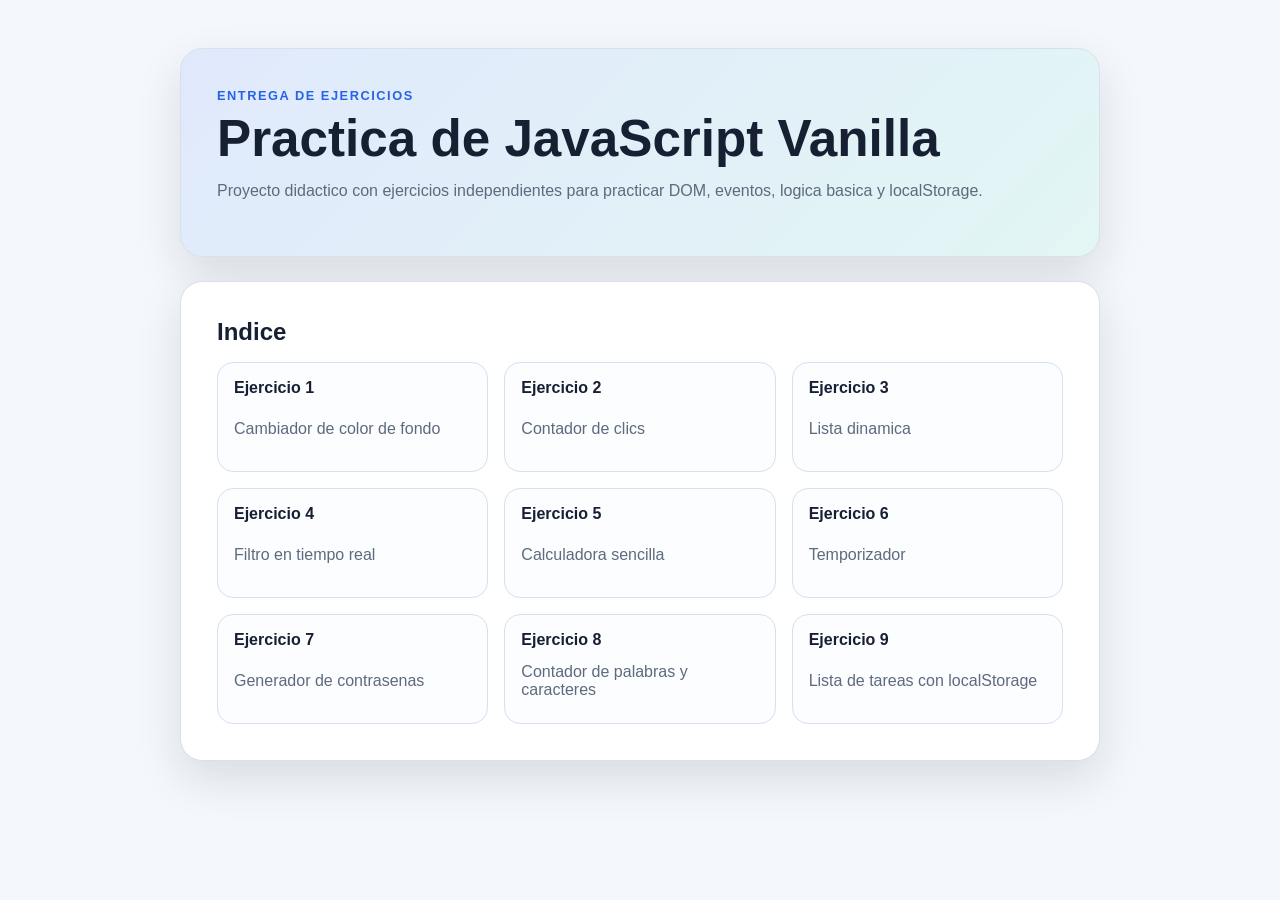
<file: index.html>
<!DOCTYPE html>
<html lang="es">
<head>
  <meta charset="UTF-8">
  <meta name="viewport" content="width=device-width, initial-scale=1.0">
  <title>Practica de JavaScript</title>
  <link rel="stylesheet" href="css/style.css">
</head>
<body>
  <main class="page page--home">
    <section class="hero">
      <p class="eyebrow">Entrega de ejercicios</p>
      <h1>Practica de JavaScript Vanilla</h1>
      <p>
        Proyecto didactico con ejercicios independientes para practicar DOM,
        eventos, logica basica y localStorage.
      </p>
    </section>

    <section class="card">
      <h2>Indice</h2>
      <nav class="exercise-grid" aria-label="Indice de ejercicios">
        <a class="exercise-link" href="js_ejercicio_1.html">
          <span>Ejercicio 1</span>
          Cambiador de color de fondo
        </a>
        <a class="exercise-link" href="js_ejercicio_2.html">
          <span>Ejercicio 2</span>
          Contador de clics
        </a>
        <a class="exercise-link" href="js_ejercicio_3.html">
          <span>Ejercicio 3</span>
          Lista dinamica
        </a>
        <a class="exercise-link" href="js_ejercicio_4.html">
          <span>Ejercicio 4</span>
          Filtro en tiempo real
        </a>
        <a class="exercise-link" href="js_ejercicio_5.html">
          <span>Ejercicio 5</span>
          Calculadora sencilla
        </a>
        <a class="exercise-link" href="js_ejercicio_6.html">
          <span>Ejercicio 6</span>
          Temporizador
        </a>
        <a class="exercise-link" href="js_ejercicio_7.html">
          <span>Ejercicio 7</span>
          Generador de contrasenas
        </a>
        <a class="exercise-link" href="js_ejercicio_8.html">
          <span>Ejercicio 8</span>
          Contador de palabras y caracteres
        </a>
        <a class="exercise-link" href="js_ejercicio_9.html">
          <span>Ejercicio 9</span>
          Lista de tareas con localStorage
        </a>
      </nav>
    </section>
  </main>
</body>
</html>
</file>
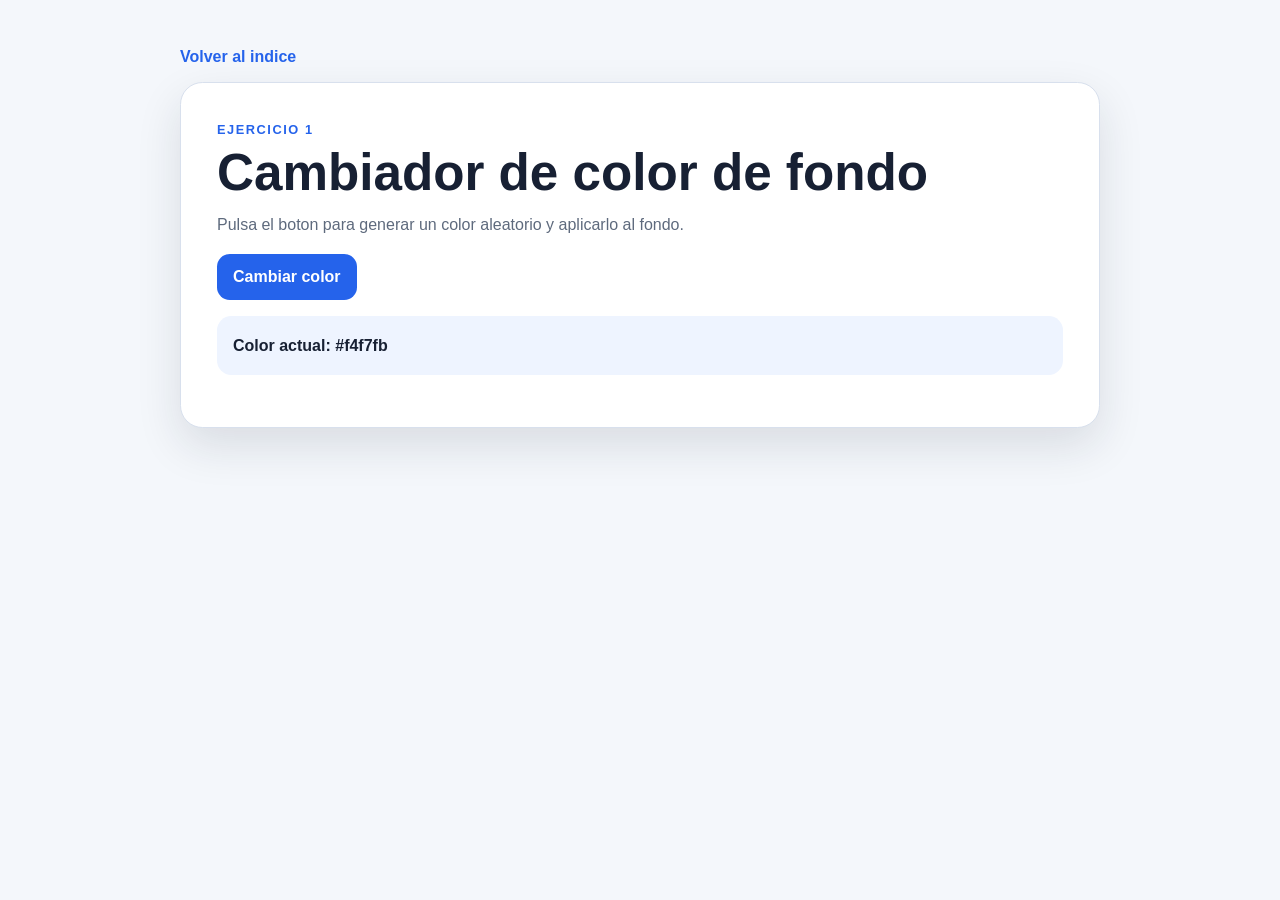
<file: js_ejercicio_1.html>
<!DOCTYPE html>
<html lang="es">
<head>
  <meta charset="UTF-8">
  <meta name="viewport" content="width=device-width, initial-scale=1.0">
  <title>Ejercicio 1 - Cambiador de color</title>
  <link rel="stylesheet" href="css/style.css">
  <script src="js/js_ejercicio_1.js" defer></script>
</head>
<body>
  <main class="page">
    <a class="back-link" href="index.html">Volver al indice</a>

    <section class="card">
      <p class="eyebrow">Ejercicio 1</p>
      <h1>Cambiador de color de fondo</h1>
      <p>Pulsa el boton para generar un color aleatorio y aplicarlo al fondo.</p>

      <button class="button" id="changeColorButton">Cambiar color</button>
      <p class="result" id="colorValue">Color actual: #f4f7fb</p>
    </section>
  </main>
</body>
</html>
</file>
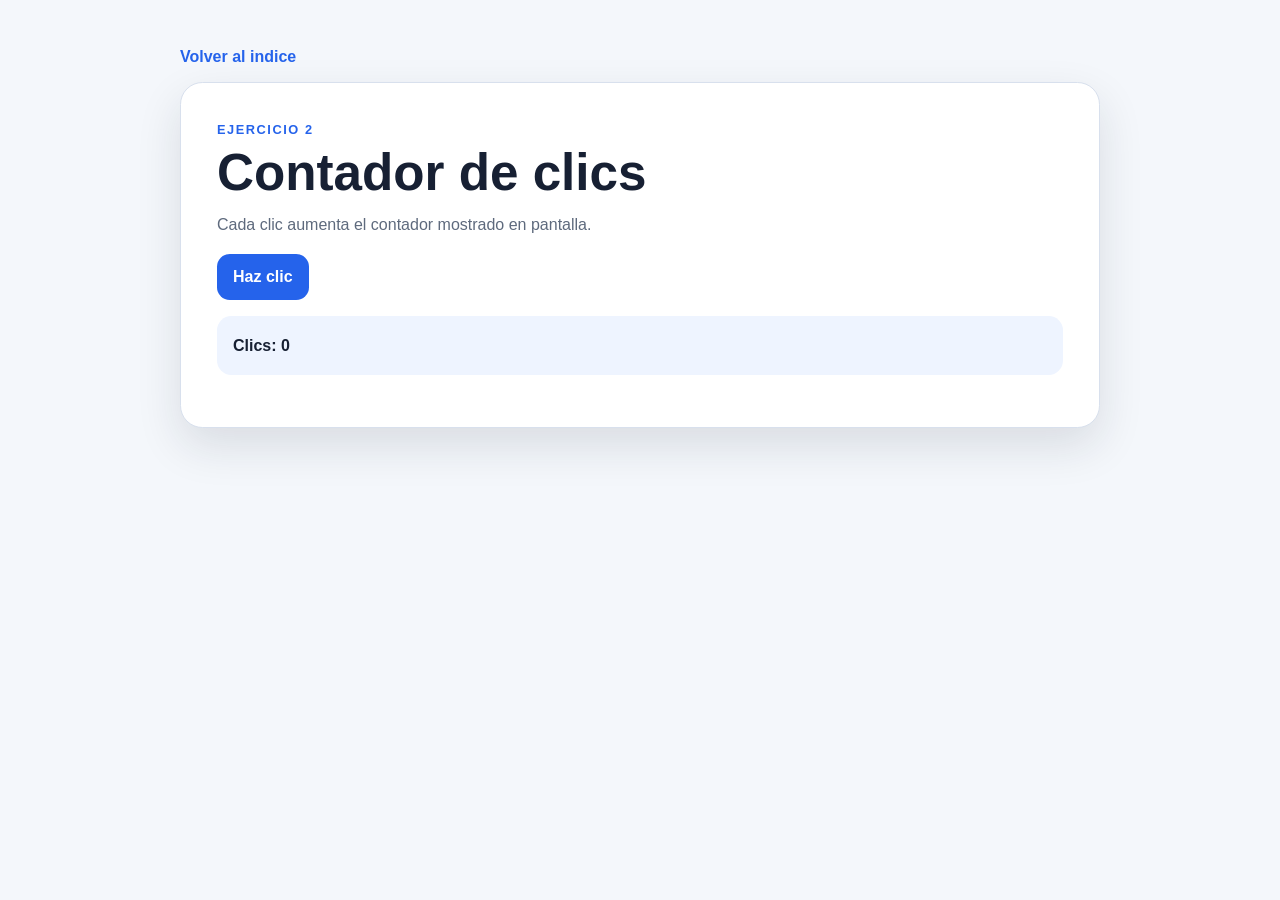
<file: js_ejercicio_2.html>
<!DOCTYPE html>
<html lang="es">
<head>
  <meta charset="UTF-8">
  <meta name="viewport" content="width=device-width, initial-scale=1.0">
  <title>Ejercicio 2 - Contador de clics</title>
  <link rel="stylesheet" href="css/style.css">
  <script src="js/js_ejercicio_2.js" defer></script>
</head>
<body>
  <main class="page">
    <a class="back-link" href="index.html">Volver al indice</a>

    <section class="card">
      <p class="eyebrow">Ejercicio 2</p>
      <h1>Contador de clics</h1>
      <p>Cada clic aumenta el contador mostrado en pantalla.</p>

      <button class="button" id="clickButton">Haz clic</button>
      <p class="result" id="clickCounter">Clics: 0</p>
    </section>
  </main>
</body>
</html>
</file>
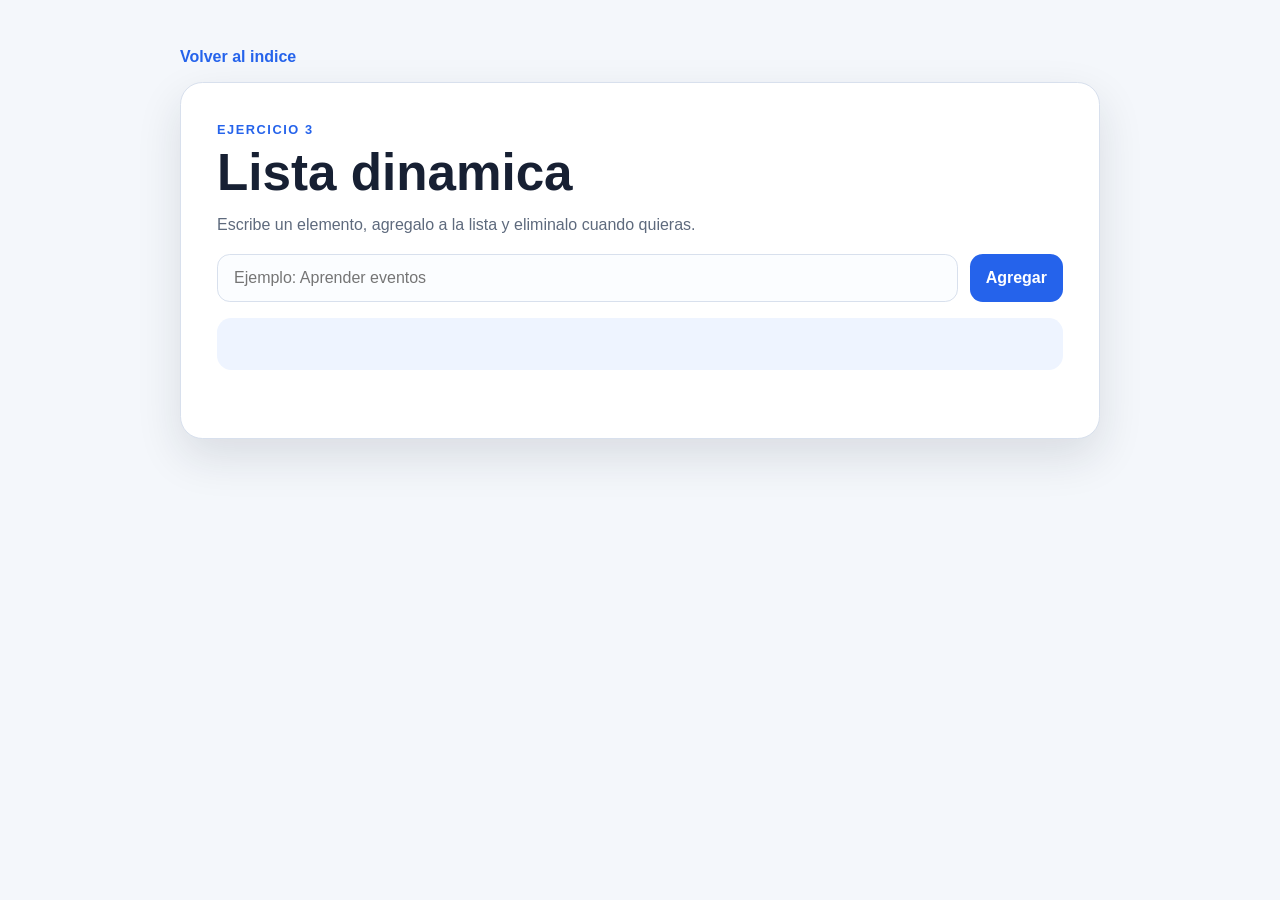
<file: js_ejercicio_3.html>
<!DOCTYPE html>
<html lang="es">
<head>
  <meta charset="UTF-8">
  <meta name="viewport" content="width=device-width, initial-scale=1.0">
  <title>Ejercicio 3 - Lista dinamica</title>
  <link rel="stylesheet" href="css/style.css">
  <script src="js/js_ejercicio_3.js" defer></script>
</head>
<body>
  <main class="page">
    <a class="back-link" href="index.html">Volver al indice</a>

    <section class="card">
      <p class="eyebrow">Ejercicio 3</p>
      <h1>Lista dinamica</h1>
      <p>Escribe un elemento, agregalo a la lista y eliminalo cuando quieras.</p>

      <div class="form-row">
        <label class="sr-only" for="itemInput">Nuevo elemento</label>
        <input id="itemInput" type="text" placeholder="Ejemplo: Aprender eventos">
        <button class="button" id="addItemButton">Agregar</button>
      </div>

      <p class="message" id="listMessage" aria-live="polite"></p>
      <ul class="item-list" id="dynamicList"></ul>
    </section>
  </main>
</body>
</html>
</file>
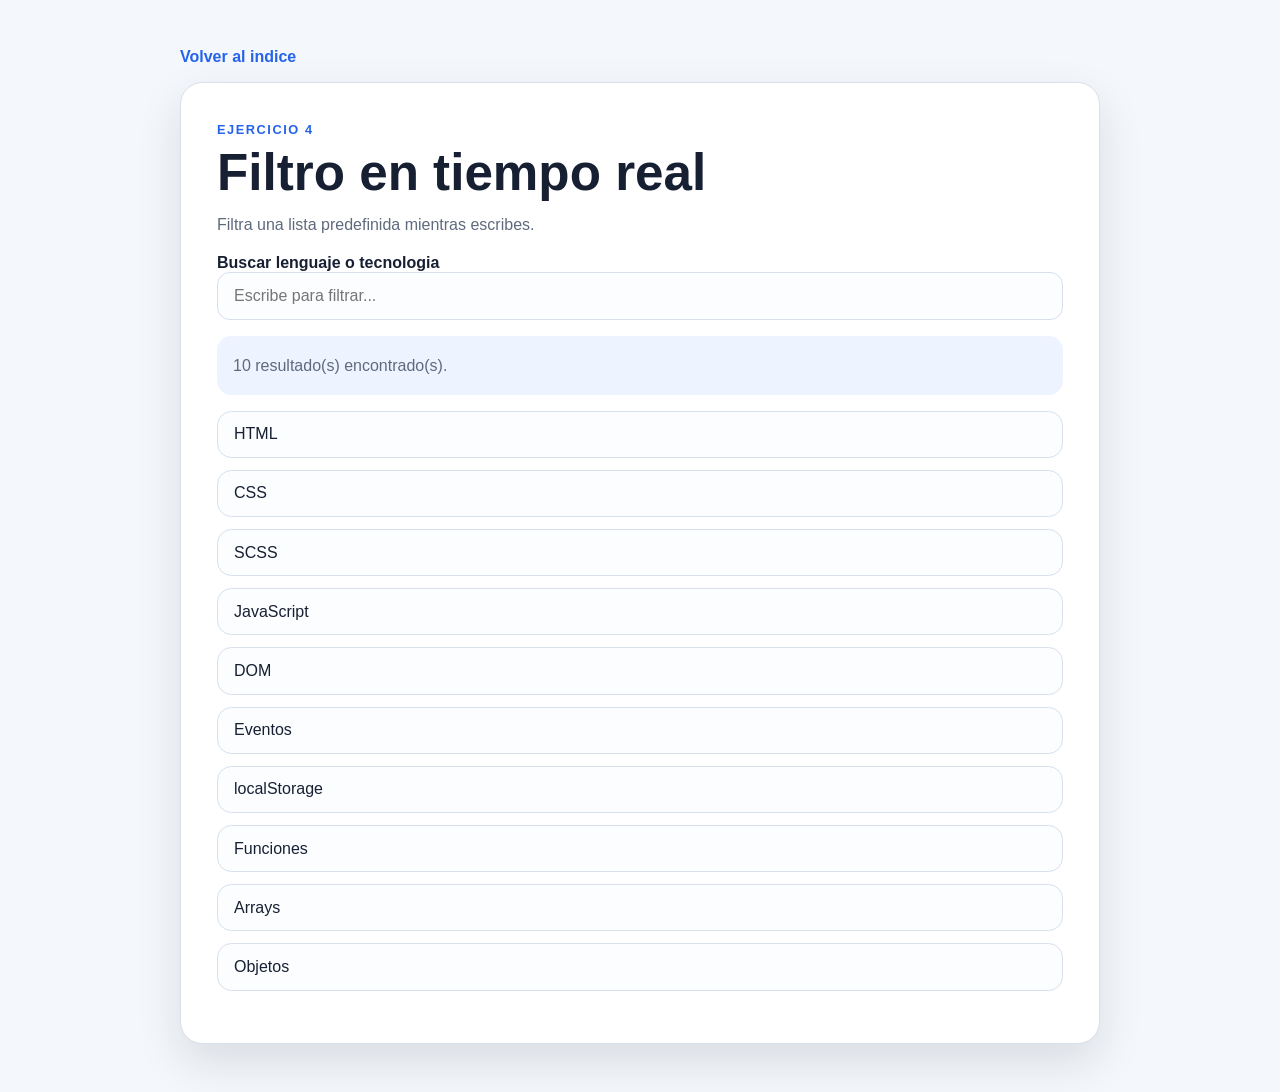
<file: js_ejercicio_4.html>
<!DOCTYPE html>
<html lang="es">
<head>
  <meta charset="UTF-8">
  <meta name="viewport" content="width=device-width, initial-scale=1.0">
  <title>Ejercicio 4 - Filtro en tiempo real</title>
  <link rel="stylesheet" href="css/style.css">
  <script src="js/js_ejercicio_4.js" defer></script>
</head>
<body>
  <main class="page">
    <a class="back-link" href="index.html">Volver al indice</a>

    <section class="card">
      <p class="eyebrow">Ejercicio 4</p>
      <h1>Filtro en tiempo real</h1>
      <p>Filtra una lista predefinida mientras escribes.</p>

      <label for="searchInput">Buscar lenguaje o tecnologia</label>
      <input id="searchInput" type="search" placeholder="Escribe para filtrar...">

      <p class="message" id="filterMessage" aria-live="polite"></p>
      <ul class="item-list" id="technologyList"></ul>
    </section>
  </main>
</body>
</html>
</file>
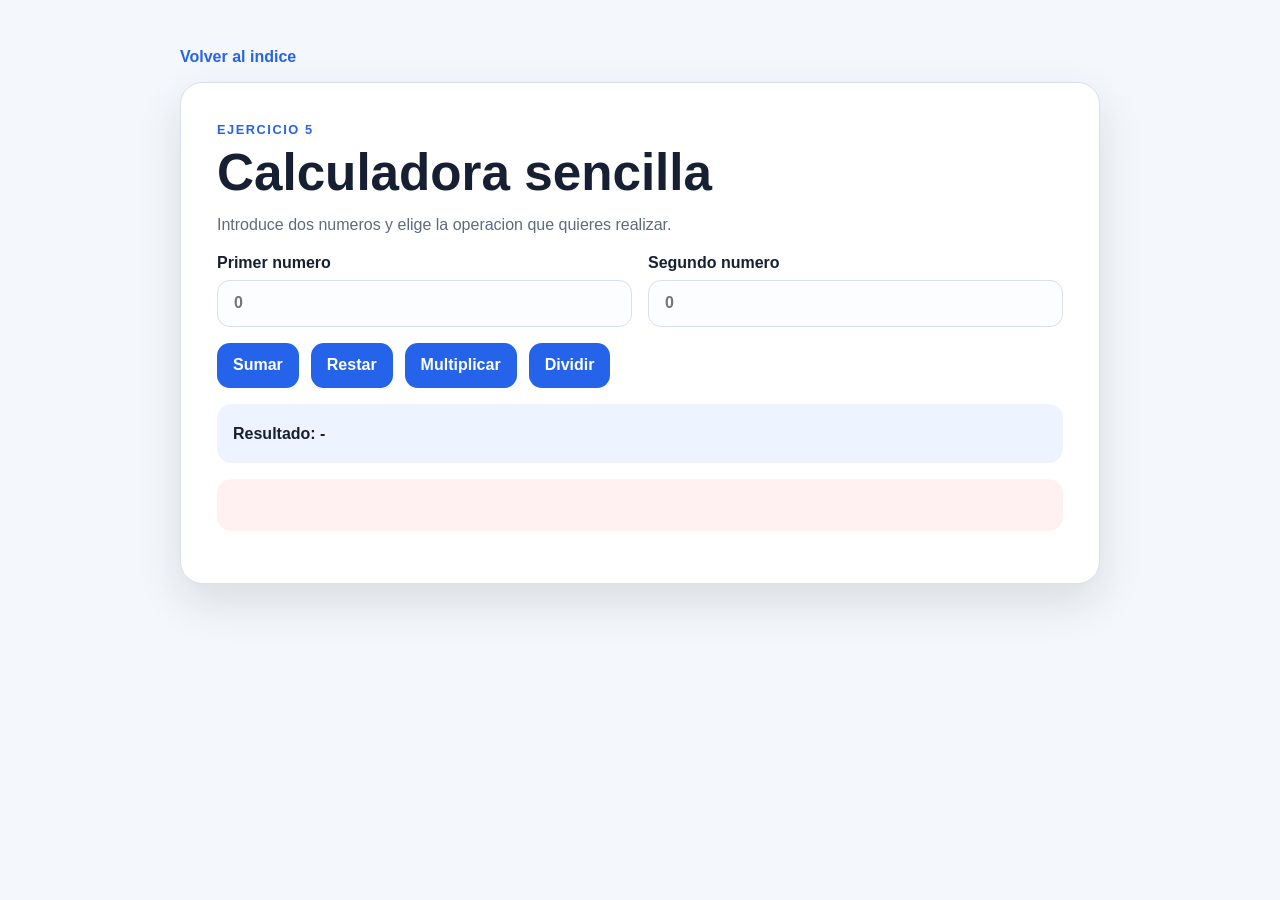
<file: js_ejercicio_5.html>
<!DOCTYPE html>
<html lang="es">
<head>
  <meta charset="UTF-8">
  <meta name="viewport" content="width=device-width, initial-scale=1.0">
  <title>Ejercicio 5 - Calculadora sencilla</title>
  <link rel="stylesheet" href="css/style.css">
  <script src="js/js_ejercicio_5.js" defer></script>
</head>
<body>
  <main class="page">
    <a class="back-link" href="index.html">Volver al indice</a>

    <section class="card">
      <p class="eyebrow">Ejercicio 5</p>
      <h1>Calculadora sencilla</h1>
      <p>Introduce dos numeros y elige la operacion que quieres realizar.</p>

      <div class="form-grid">
        <label>
          Primer numero
          <input id="firstNumber" type="number" step="any" placeholder="0">
        </label>
        <label>
          Segundo numero
          <input id="secondNumber" type="number" step="any" placeholder="0">
        </label>
      </div>

      <div class="button-group" aria-label="Operaciones">
        <button class="button" data-operation="add">Sumar</button>
        <button class="button" data-operation="subtract">Restar</button>
        <button class="button" data-operation="multiply">Multiplicar</button>
        <button class="button" data-operation="divide">Dividir</button>
      </div>

      <p class="result" id="calculatorResult">Resultado: -</p>
      <p class="message message--error" id="calculatorError" aria-live="polite"></p>
    </section>
  </main>
</body>
</html>
</file>
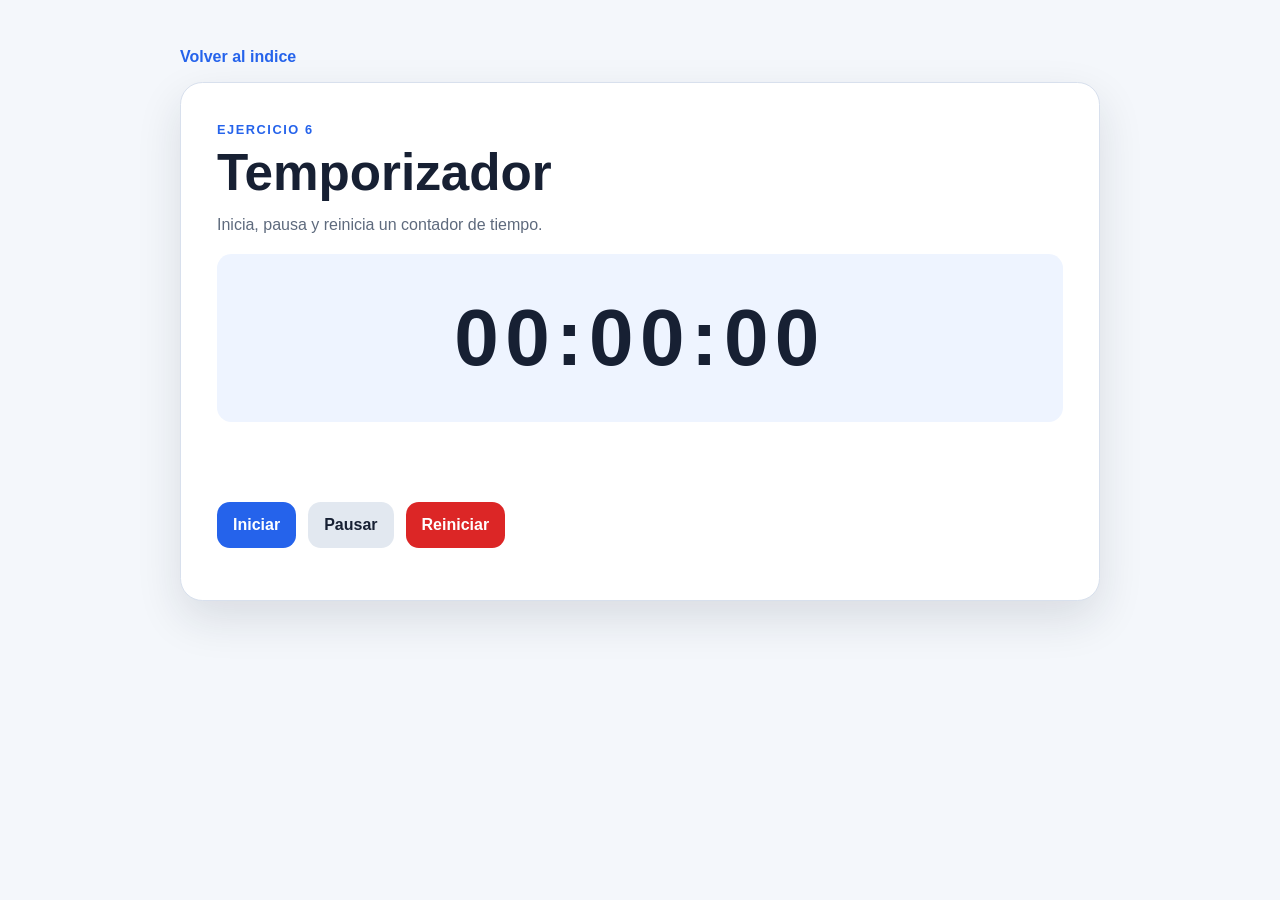
<file: js_ejercicio_6.html>
<!DOCTYPE html>
<html lang="es">
<head>
  <meta charset="UTF-8">
  <meta name="viewport" content="width=device-width, initial-scale=1.0">
  <title>Ejercicio 6 - Temporizador</title>
  <link rel="stylesheet" href="css/style.css">
  <script src="js/js_ejercicio_6.js" defer></script>
</head>
<body>
  <main class="page">
    <a class="back-link" href="index.html">Volver al indice</a>

    <section class="card">
      <p class="eyebrow">Ejercicio 6</p>
      <h1>Temporizador</h1>
      <p>Inicia, pausa y reinicia un contador de tiempo.</p>

      <p class="timer" id="timerDisplay">00:00:00</p>

      <div class="button-group">
        <button class="button" id="startButton">Iniciar</button>
        <button class="button button--secondary" id="pauseButton">Pausar</button>
        <button class="button button--danger" id="resetButton">Reiniciar</button>
      </div>
    </section>
  </main>
</body>
</html>
</file>
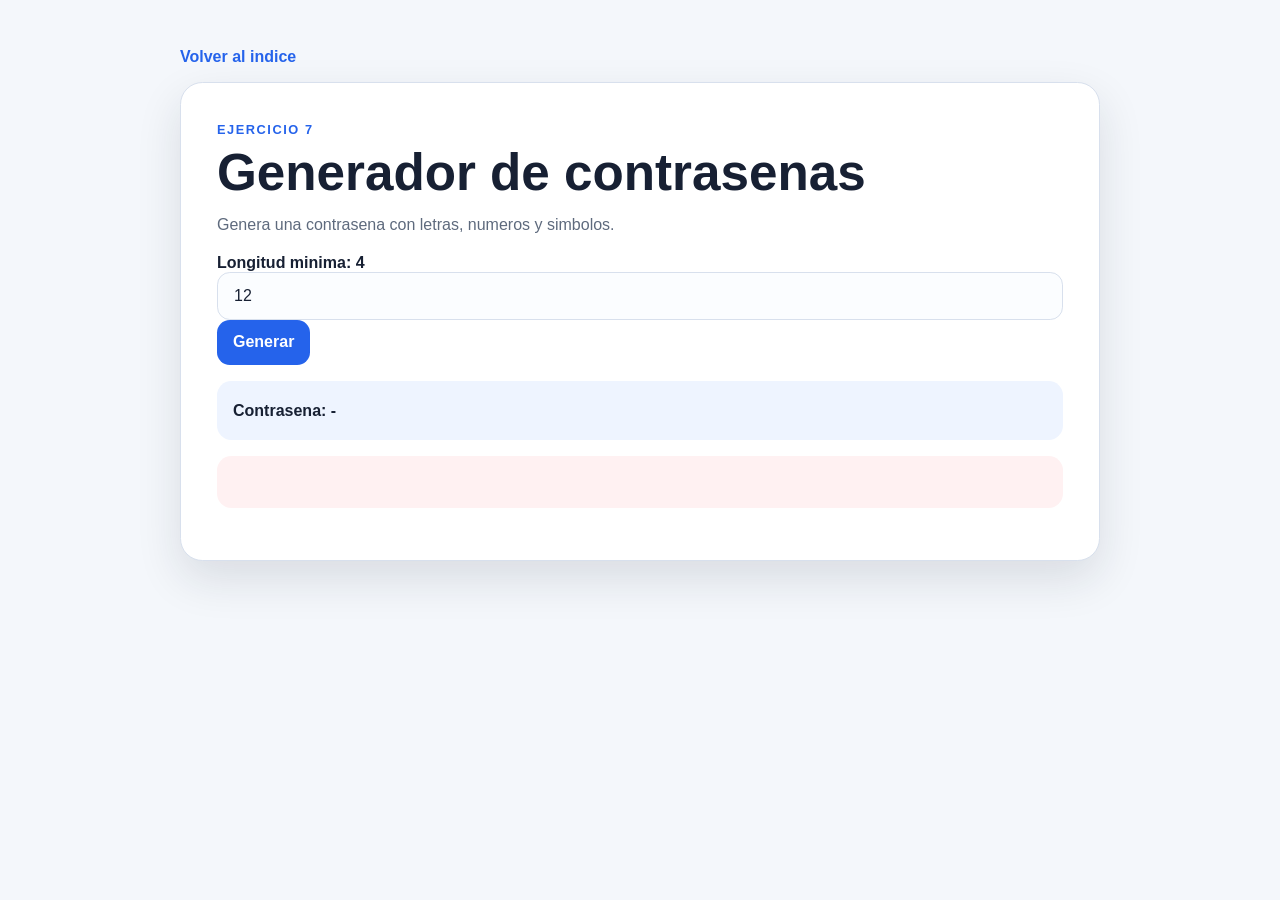
<file: js_ejercicio_7.html>
<!DOCTYPE html>
<html lang="es">
<head>
  <meta charset="UTF-8">
  <meta name="viewport" content="width=device-width, initial-scale=1.0">
  <title>Ejercicio 7 - Generador de contrasenas</title>
  <link rel="stylesheet" href="css/style.css">
  <script src="js/js_ejercicio_7.js" defer></script>
</head>
<body>
  <main class="page">
    <a class="back-link" href="index.html">Volver al indice</a>

    <section class="card">
      <p class="eyebrow">Ejercicio 7</p>
      <h1>Generador de contrasenas</h1>
      <p>Genera una contrasena con letras, numeros y simbolos.</p>

      <label for="passwordLength">Longitud minima: 4</label>
      <input id="passwordLength" type="number" min="4" value="12">

      <button class="button" id="generatePasswordButton">Generar</button>

      <p class="result result--break" id="passwordResult">Contrasena: -</p>
      <p class="message message--error" id="passwordError" aria-live="polite"></p>
    </section>
  </main>
</body>
</html>
</file>
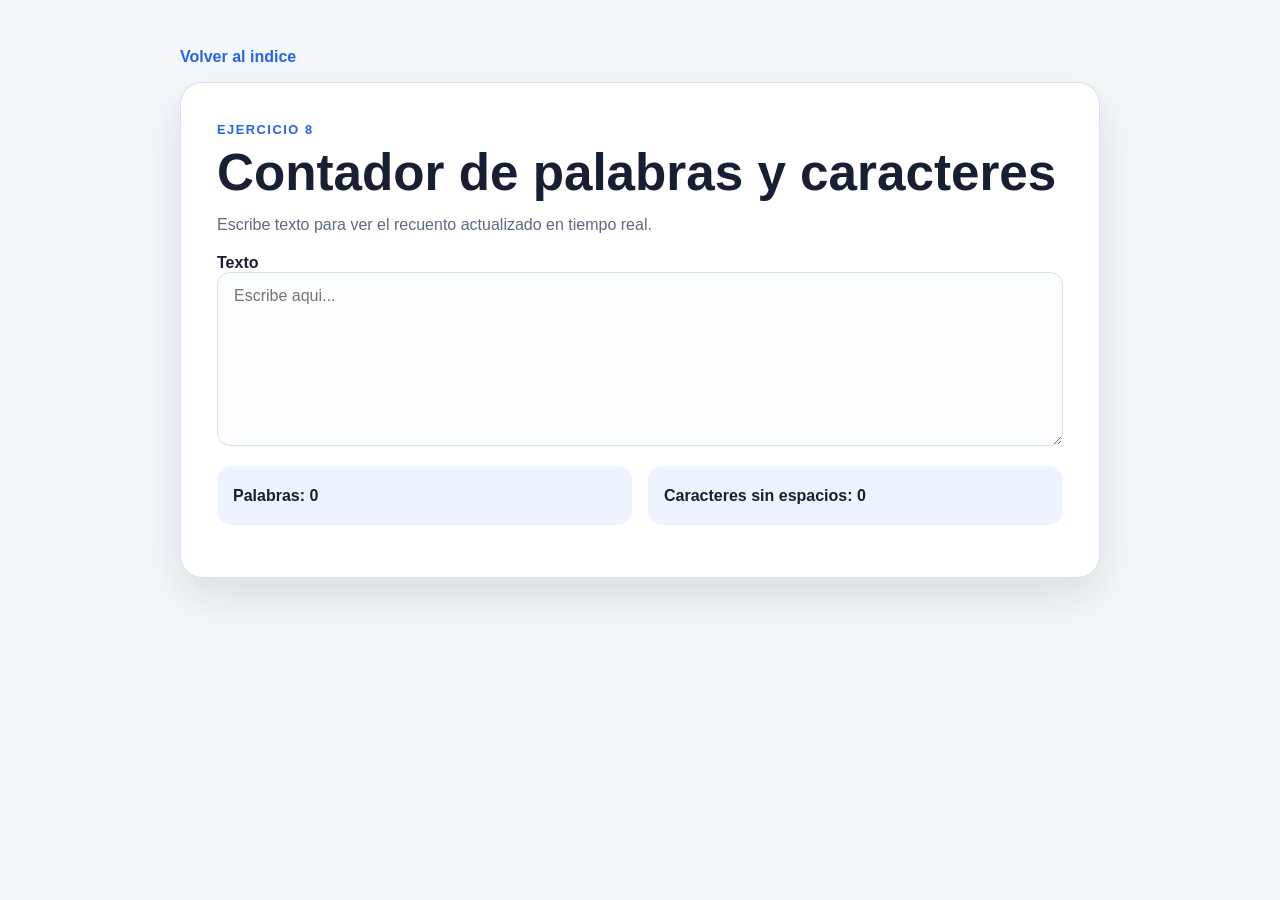
<file: js_ejercicio_8.html>
<!DOCTYPE html>
<html lang="es">
<head>
  <meta charset="UTF-8">
  <meta name="viewport" content="width=device-width, initial-scale=1.0">
  <title>Ejercicio 8 - Contador de palabras</title>
  <link rel="stylesheet" href="css/style.css">
  <script src="js/js_ejercicio_8.js" defer></script>
</head>
<body>
  <main class="page">
    <a class="back-link" href="index.html">Volver al indice</a>

    <section class="card">
      <p class="eyebrow">Ejercicio 8</p>
      <h1>Contador de palabras y caracteres</h1>
      <p>Escribe texto para ver el recuento actualizado en tiempo real.</p>

      <label for="textArea">Texto</label>
      <textarea id="textArea" rows="8" placeholder="Escribe aqui..."></textarea>

      <div class="stats-grid">
        <p class="result" id="wordCount">Palabras: 0</p>
        <p class="result" id="characterCount">Caracteres sin espacios: 0</p>
      </div>
    </section>
  </main>
</body>
</html>
</file>
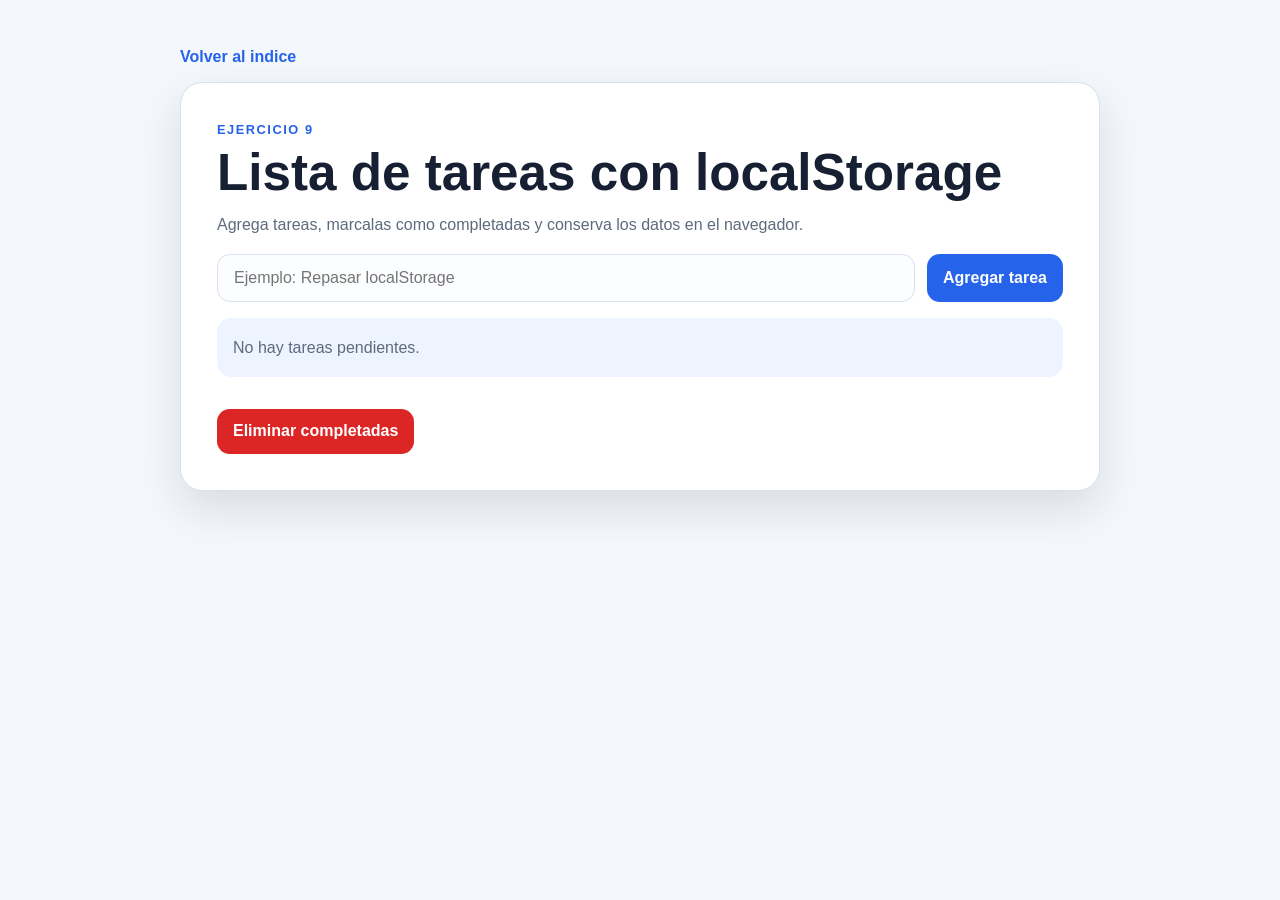
<file: js_ejercicio_9.html>
<!DOCTYPE html>
<html lang="es">
<head>
  <meta charset="UTF-8">
  <meta name="viewport" content="width=device-width, initial-scale=1.0">
  <title>Ejercicio 9 - Tareas con localStorage</title>
  <link rel="stylesheet" href="css/style.css">
  <script src="js/js_ejercicio_9.js" defer></script>
</head>
<body>
  <main class="page">
    <a class="back-link" href="index.html">Volver al indice</a>

    <section class="card">
      <p class="eyebrow">Ejercicio 9</p>
      <h1>Lista de tareas con localStorage</h1>
      <p>Agrega tareas, marcalas como completadas y conserva los datos en el navegador.</p>

      <div class="form-row">
        <label class="sr-only" for="taskInput">Nueva tarea</label>
        <input id="taskInput" type="text" placeholder="Ejemplo: Repasar localStorage">
        <button class="button" id="addTaskButton">Agregar tarea</button>
      </div>

      <p class="message" id="taskMessage" aria-live="polite"></p>
      <ul class="item-list" id="taskList"></ul>

      <button class="button button--danger" id="deleteCompletedButton">Eliminar completadas</button>
    </section>
  </main>
</body>
</html>
</file>
<file: css/style.css>
* {
  box-sizing: border-box;
}

body {
  min-height: 100vh;
  margin: 0;
  font-family: "Segoe UI", Tahoma, Geneva, Verdana, sans-serif;
  color: #172033;
  background: #f4f7fb;
}

a {
  color: inherit;
}

label {
  display: grid;
  gap: 0.45rem;
  font-weight: 700;
}

input,
textarea {
  width: 100%;
  border: 1px solid #d8e0ed;
  border-radius: 0.8rem;
  padding: 0.85rem 1rem;
  font: inherit;
  color: #172033;
  background: #fbfdff;
}

input:focus,
textarea:focus {
  outline: 3px solid rgba(37, 99, 235, 0.18);
  border-color: #2563eb;
}

h1,
h2,
p {
  margin-top: 0;
}

h1 {
  margin-bottom: 0.8rem;
  font-size: clamp(2rem, 5vw, 3.2rem);
  line-height: 1;
}

h2 {
  margin-bottom: 1rem;
}

p {
  color: #5e6a7d;
  line-height: 1.7;
}

.eyebrow {
  margin: 0 0 0.4rem;
  color: #2563eb;
  font-size: 0.8rem;
  font-weight: 800;
  letter-spacing: 0.12em;
  text-transform: uppercase;
}

.sr-only {
  position: absolute;
  width: 1px;
  height: 1px;
  overflow: hidden;
  clip: rect(0, 0, 0, 0);
  white-space: nowrap;
}

.page {
  width: min(920px, 100% - 2rem);
  margin: 0 auto;
  padding: 3rem 0;
}

.hero,
.card {
  border: 1px solid #d8e0ed;
  border-radius: 1.4rem;
  padding: clamp(1.25rem, 4vw, 2.25rem);
  background: #ffffff;
  box-shadow: 0 18px 45px rgba(23, 32, 51, 0.12);
}

.hero {
  background: linear-gradient(135deg, rgba(37, 99, 235, 0.14), rgba(20, 184, 166, 0.12)), #ffffff;
}

.back-link {
  display: inline-flex;
  margin-bottom: 1rem;
  color: #2563eb;
  font-weight: 800;
  text-decoration: none;
}

.back-link:hover {
  text-decoration: underline;
}

.form-row {
  display: flex;
  gap: 0.75rem;
  align-items: stretch;
}

.form-row input {
  flex: 1;
}

.form-grid,
.stats-grid {
  display: grid;
  grid-template-columns: repeat(auto-fit, minmax(180px, 1fr));
  gap: 1rem;
}

@media (max-width: 640px) {
  .form-row {
    flex-direction: column;
  }
}
.button-group {
  display: flex;
  flex-wrap: wrap;
  gap: 0.75rem;
  margin: 1rem 0;
}

.button {
  border: 0;
  border-radius: 0.8rem;
  padding: 0.85rem 1rem;
  font: inherit;
  font-weight: 800;
  color: #ffffff;
  background: #2563eb;
  cursor: pointer;
  transition: background 0.2s ease, transform 0.2s ease;
}

.button:hover {
  background: #1d4ed8;
  transform: translateY(-1px);
}

.button--secondary {
  color: #172033;
  background: #e2e8f0;
}

.button--secondary:hover {
  background: #cbd5e1;
}

.button--danger {
  background: #dc2626;
}

.button--danger:hover {
  background: #b91c1c;
}

.button--small {
  padding: 0.5rem 0.7rem;
  font-size: 0.85rem;
}

@media (max-width: 640px) {
  .button,
  .button-group .button {
    width: 100%;
  }
}
.result,
.message,
.timer {
  margin-top: 1rem;
  border-radius: 0.9rem;
  padding: 1rem;
  background: #eef4ff;
}

.result {
  color: #172033;
  font-weight: 800;
}

.result--break {
  overflow-wrap: anywhere;
}

.message {
  min-height: 3.25rem;
  color: #5e6a7d;
}

.message--error {
  color: #dc2626;
  background: #fff1f2;
}

.timer {
  color: #172033;
  font-size: clamp(2.5rem, 10vw, 5rem);
  font-weight: 900;
  letter-spacing: 0.08em;
  text-align: center;
}

.item-list {
  display: grid;
  gap: 0.75rem;
  margin: 1rem 0;
  padding: 0;
  list-style: none;
}

.item-list li {
  display: flex;
  justify-content: space-between;
  gap: 1rem;
  align-items: center;
  border: 1px solid #d8e0ed;
  border-radius: 0.9rem;
  padding: 0.85rem 1rem;
  background: #fbfdff;
}

.item-list label {
  display: flex;
  gap: 0.75rem;
  align-items: center;
  width: 100%;
  font-weight: 700;
}

.item-list input[type=checkbox] {
  width: auto;
}

.item-list .is-completed span {
  color: #5e6a7d;
  text-decoration: line-through;
}

.page--home {
  display: grid;
  gap: 1.5rem;
}

.exercise-grid {
  display: grid;
  grid-template-columns: repeat(auto-fit, minmax(220px, 1fr));
  gap: 1rem;
}

.exercise-link {
  display: grid;
  gap: 0.35rem;
  min-height: 110px;
  border: 1px solid #d8e0ed;
  border-radius: 1rem;
  padding: 1rem;
  color: #5e6a7d;
  text-decoration: none;
  background: #fbfdff;
  transition: transform 0.2s ease, border-color 0.2s ease, box-shadow 0.2s ease;
}

.exercise-link span {
  color: #172033;
  font-weight: 800;
}

.exercise-link:hover {
  transform: translateY(-3px);
  border-color: #2563eb;
  box-shadow: 0 12px 28px rgba(37, 99, 235, 0.15);
}

/*# sourceMappingURL=style.css.map */
</file>
